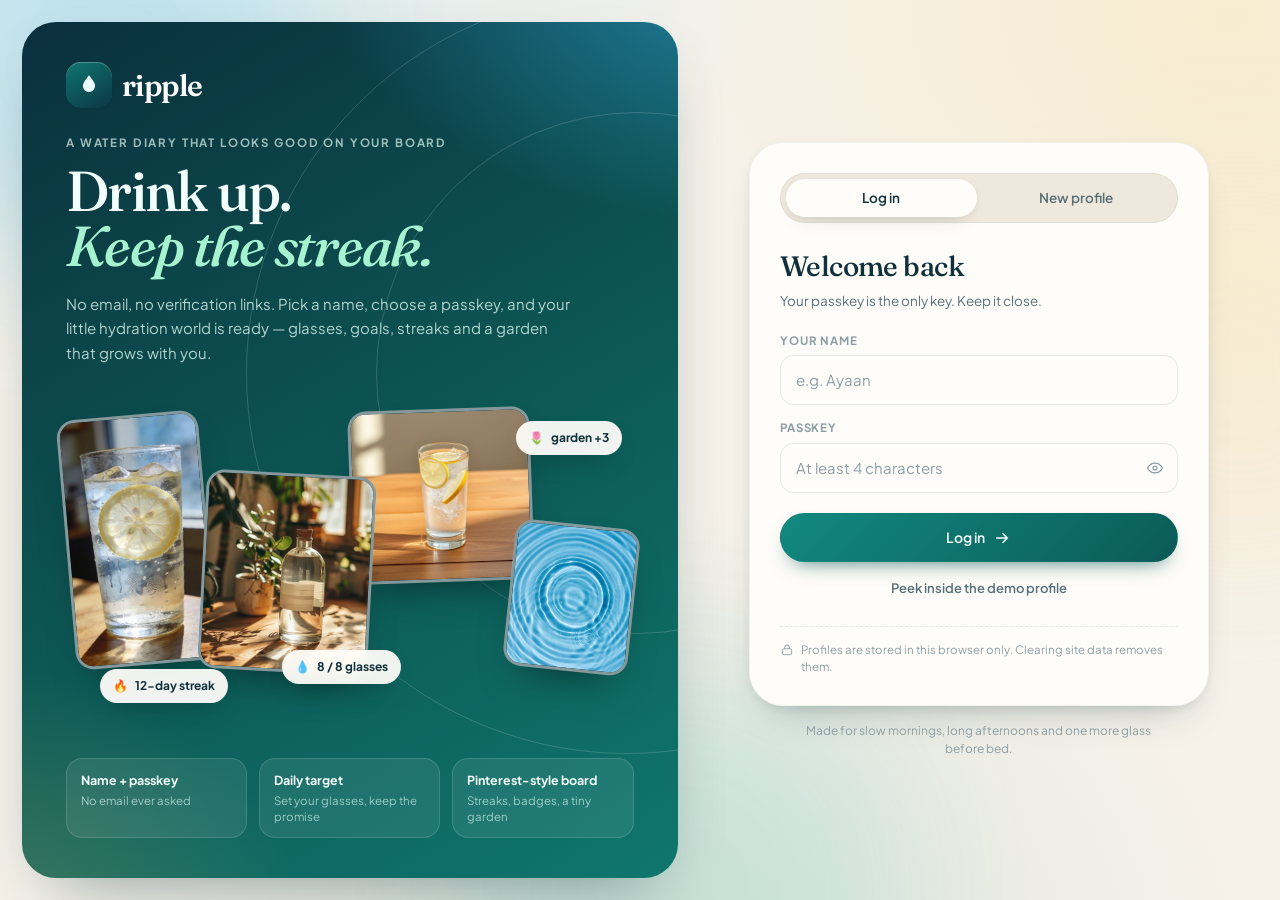
<file: index.html>
<!DOCTYPE html>
<html lang="en" data-theme="light">
<head>
  <meta charset="UTF-8" />
  <meta name="viewport" content="width=device-width, initial-scale=1.0" />
  <title>Ripple — your daily water diary</title>
  <meta name="description" content="Ripple is a calm, Pinterest-style water tracker. Create a profile with just a name and a passkey, log every glass, and keep your streak alive." />
  <meta name="theme-color" content="#f6f2ea" />
  <link rel="icon" href="data:image/svg+xml,%3Csvg xmlns='http://www.w3.org/2000/svg' viewBox='0 0 32 32'%3E%3Cdefs%3E%3ClinearGradient id='g' x1='0' y1='0' x2='1' y2='1'%3E%3Cstop stop-color='%2338bdf8'/%3E%3Cstop offset='1' stop-color='%23047857'/%3E%3C/linearGradient%3E%3C/defs%3E%3Crect width='32' height='32' rx='9' fill='%230b2b3c'/%3E%3Cpath d='M16 5c4.5 5.7 7 9.2 7 12.4A7 7 0 0 1 9 17.4C9 14.2 11.5 10.7 16 5Z' fill='url(%23g)'/%3E%3C/svg%3E" />
  <link rel="preconnect" href="https://fonts.googleapis.com" />
  <link rel="preconnect" href="https://fonts.gstatic.com" crossorigin />
  <link href="https://fonts.googleapis.com/css2?family=Fraunces:ital,opsz,wght@0,9..144,400..700;1,9..144,400..700&family=Plus+Jakarta+Sans:wght@400;500;600;700;800&display=swap" rel="stylesheet" />
  <link rel="stylesheet" href="assets/css/styles.css" />
</head>
<body>
  <div class="page-glow" aria-hidden="true">
    <span class="glow glow-a"></span>
    <span class="glow glow-b"></span>
    <span class="glow glow-c"></span>
  </div>

  <!-- ============================ AUTH ============================ -->
  <div class="auth" id="authView">
    <section class="auth-art">
      <div class="brand brand-lg">
        <span class="brand-mark" aria-hidden="true">
          <svg viewBox="0 0 32 32" width="26" height="26"><path d="M16 4c4.8 6.1 7.5 9.8 7.5 13.2a7.5 7.5 0 1 1-15 0C8.5 13.8 11.2 10.1 16 4Z" fill="currentColor"/></svg>
        </span>
        <span class="brand-word">ripple</span>
      </div>

      <div class="auth-copy">
        <p class="eyebrow">A water diary that looks good on your board</p>
        <h1>Drink up.<br /><em>Keep the streak.</em></h1>
        <p class="auth-lede">
          No email, no verification links. Pick a name, choose a passkey, and your little
          hydration world is ready — glasses, goals, streaks and a garden that grows with you.
        </p>
      </div>

      <div class="collage" aria-hidden="true">
        <figure class="collage-item c1"><img src="assets/img/lemon-tall.jpg" alt="" loading="lazy" /></figure>
        <figure class="collage-item c2"><img src="assets/img/bottle-plants.jpg" alt="" loading="lazy" /></figure>
        <figure class="collage-item c3"><img src="assets/img/lemon-glass.jpg" alt="" loading="lazy" /></figure>
        <figure class="collage-item c4"><img src="assets/img/ripple.jpg" alt="" loading="lazy" /></figure>
        <div class="collage-chip chip-streak"><span>🔥</span> 12-day streak</div>
        <div class="collage-chip chip-goal"><span>💧</span> 8 / 8 glasses</div>
        <div class="collage-chip chip-grow"><span>🌷</span> garden +3</div>
      </div>

      <ul class="auth-points">
        <li><strong>Name + passkey</strong><span>No email ever asked</span></li>
        <li><strong>Daily target</strong><span>Set your glasses, keep the promise</span></li>
        <li><strong>Pinterest-style board</strong><span>Streaks, badges, a tiny garden</span></li>
      </ul>
    </section>

    <section class="auth-panel">
      <div class="auth-card">
        <div class="segmented" role="tablist" aria-label="Log in or create a profile">
          <button type="button" class="seg-btn is-active" data-mode="login" role="tab" aria-selected="true">Log in</button>
          <button type="button" class="seg-btn" data-mode="signup" role="tab" aria-selected="false">New profile</button>
          <span class="seg-thumb" aria-hidden="true"></span>
        </div>

        <form id="authForm" novalidate>
          <h2 id="authTitle">Welcome back</h2>
          <p class="auth-sub" id="authSub">Your passkey is the only key. Keep it close.</p>

          <label class="field">
            <span class="field-label">Your name</span>
            <input id="nameInput" name="name" type="text" autocomplete="username" placeholder="e.g. Ayaan" maxlength="24" required />
          </label>

          <label class="field">
            <span class="field-label">Passkey</span>
            <span class="field-with-action">
              <input id="passInput" name="passkey" type="password" autocomplete="current-password" placeholder="At least 4 characters" maxlength="64" required />
              <button type="button" class="eye" id="eyeBtn" aria-label="Show passkey" aria-pressed="false">
                <svg viewBox="0 0 24 24" width="18" height="18" fill="none" stroke="currentColor" stroke-width="1.7"><path d="M2 12s3.6-6.5 10-6.5S22 12 22 12s-3.6 6.5-10 6.5S2 12 2 12Z"/><circle cx="12" cy="12" r="2.6"/></svg>
              </button>
            </span>
          </label>

          <div id="signupFields" hidden>
            <label class="field">
              <span class="field-label">Confirm passkey</span>
              <input id="passConfirmInput" type="password" autocomplete="new-password" placeholder="Type it again" maxlength="64" />
            </label>

            <div class="signup-grid">
              <div class="mini-field">
                <span class="field-label">Daily target</span>
                <div class="stepper" data-stepper="target">
                  <button type="button" data-step="-1" aria-label="Fewer glasses">−</button>
                  <output id="targetOut">8 glasses</output>
                  <button type="button" data-step="1" aria-label="More glasses">+</button>
                </div>
              </div>
              <div class="mini-field">
                <span class="field-label">Glass size</span>
                <select id="glassSelect" class="select">
                  <option value="200">200 ml · small</option>
                  <option value="250" selected>250 ml · classic</option>
                  <option value="300">300 ml · tumbler</option>
                  <option value="400">400 ml · big</option>
                </select>
              </div>
            </div>
          </div>

          <p class="form-error" id="authError" role="alert" hidden></p>

          <button class="btn btn-primary btn-block" type="submit" id="authSubmit">
            <span>Log in</span>
            <svg viewBox="0 0 24 24" width="18" height="18" fill="none" stroke="currentColor" stroke-width="2" stroke-linecap="round"><path d="M5 12h13M13 6l6 6-6 6"/></svg>
          </button>

          <button type="button" class="btn btn-quiet btn-block" id="demoBtn">Peek inside the demo profile</button>

          <p class="fineprint">
            <svg viewBox="0 0 24 24" width="14" height="14" fill="none" stroke="currentColor" stroke-width="1.6"><rect x="4" y="10" width="16" height="10" rx="2.5"/><path d="M8 10V7.5a4 4 0 0 1 8 0V10"/></svg>
            Profiles are stored in this browser only. Clearing site data removes them.
          </p>
        </form>
      </div>
      <p class="auth-note">Made for slow mornings, long afternoons and one more glass before bed.</p>
    </section>
  </div>

  <!-- ============================ APP ============================ -->
  <div id="appView" class="app" hidden>
    <header class="topbar">
      <div class="brand">
        <span class="brand-mark" aria-hidden="true">
          <svg viewBox="0 0 32 32" width="22" height="22"><path d="M16 4c4.8 6.1 7.5 9.8 7.5 13.2a7.5 7.5 0 1 1-15 0C8.5 13.8 11.2 10.1 16 4Z" fill="currentColor"/></svg>
        </span>
        <span class="brand-word">ripple</span>
      </div>

      <div class="search" role="search">
        <svg viewBox="0 0 24 24" width="18" height="18" fill="none" stroke="currentColor" stroke-width="1.8"><circle cx="11" cy="11" r="6.5"/><path d="m16 16 4.5 4.5"/></svg>
        <input id="searchInput" type="search" placeholder="Search your board — streaks, badges, tips…" aria-label="Search your board" />
        <kbd>/</kbd>
      </div>

      <div class="topbar-actions">
        <button class="icon-btn" id="soundBtn" title="Toggle sound" aria-label="Toggle sound">
          <span id="soundIcon">🔊</span>
        </button>
        <button class="icon-btn" id="themeBtn" title="Toggle theme" aria-label="Toggle dark mode">
          <span id="themeIcon">☾</span>
        </button>
        <button class="avatar-btn" id="profileBtn" aria-label="Open profile settings">
          <span class="avatar" id="topAvatar">🫧</span>
        </button>
      </div>
    </header>

    <main class="wrap">
      <section class="greeting">
        <div>
          <p class="eyebrow" id="todayLabel">Thursday, 20 November</p>
          <h1 class="greet-title" id="greetTitle">Good afternoon, <em>Ayaan</em></h1>
          <p class="greet-sub" id="greetSub">Two glasses in. Your board is looking thirsty.</p>
        </div>
        <div class="greeting-actions">
          <button class="btn btn-ghost" id="settingsBtn">
            <svg viewBox="0 0 24 24" width="16" height="16" fill="none" stroke="currentColor" stroke-width="1.7"><circle cx="12" cy="12" r="3.2"/><path d="M12 3v2.2M12 18.8V21M21 12h-2.2M5.2 12H3M18.4 5.6l-1.6 1.6M7.2 16.8l-1.6 1.6M18.4 18.4l-1.6-1.6M7.2 7.2 5.6 5.6"/></svg>
            Customize
          </button>
          <button class="btn btn-ghost" id="logoutBtn">
            <svg viewBox="0 0 24 24" width="16" height="16" fill="none" stroke="currentColor" stroke-width="1.7"><path d="M14 5H7a2 2 0 0 0-2 2v10a2 2 0 0 0 2 2h7M17 8.5 20.5 12 17 15.5M20.5 12H10"/></svg>
            Log out
          </button>
        </div>
      </section>

      <section id="hero" class="hero" aria-label="Today's progress"></section>

      <div class="chips" id="chips" role="tablist" aria-label="Filter the board">
        <button class="chip is-active" data-filter="all" role="tab" aria-selected="true">Everything</button>
        <button class="chip" data-filter="today" role="tab" aria-selected="false">Today</button>
        <button class="chip" data-filter="trends" role="tab" aria-selected="false">Trends</button>
        <button class="chip" data-filter="streak" role="tab" aria-selected="false">Streaks</button>
        <button class="chip" data-filter="fun" role="tab" aria-selected="false">Fun</button>
        <button class="chip" data-filter="photos" role="tab" aria-selected="false">Moodboard</button>
        <button class="chip" data-filter="saved" role="tab" aria-selected="false">Saved</button>
      </div>

      <section class="board" id="board" aria-live="polite"></section>
      <div class="board-empty" id="boardEmpty" hidden>
        <span>🫧</span>
        <h3>No pins match that</h3>
        <p>Try another word, or clear the search to see your whole board.</p>
      </div>

      <footer class="site-foot">
        <span>ripple · a tiny water diary</span>
        <span class="foot-dot">•</span>
        <span id="footTotal">0 glasses logged</span>
        <span class="foot-dot">•</span>
        <button class="linklike" id="exportBtn">Export my data</button>
      </footer>
    </main>
  </div>

  <div id="modalRoot"></div>
  <div id="toastRoot" class="toast-root" aria-live="polite"></div>
  <canvas id="confetti" class="confetti" aria-hidden="true"></canvas>

  <script type="module" src="assets/js/app.js"></script>
</body>
</html>
</file>
<file: assets/css/styles.css>
/* ==========================================================================
   Ripple — water diary
   A warm, Pinterest-flavoured design system.
   ========================================================================== */

:root {
  --cream: #f6f2ea;
  --cream-2: #efe9dd;
  --paper: #fffdf9;
  --ink: #10303b;
  --ink-soft: #587079;
  --ink-faint: #8b9ea5;
  --line: rgba(16, 48, 59, 0.10);
  --line-soft: rgba(16, 48, 59, 0.06);

  --teal: #0f766e;
  --teal-deep: #0b5b57;
  --sky: #38bdf8;
  --sky-deep: #0284c7;
  --mint: #d9f2e9;
  --lilac: #eae4ff;
  --blush: #ffe6dd;
  --butter: #fff0c9;
  --coral: #f9755a;
  --sun: #f4b942;
  --track: #e7edee;

  --shadow-xs: 0 1px 2px rgba(16, 48, 59, 0.06);
  --shadow-sm: 0 2px 6px rgba(16, 48, 59, 0.06), 0 10px 22px -14px rgba(16, 48, 59, 0.28);
  --shadow-md: 0 3px 10px rgba(16, 48, 59, 0.07), 0 22px 40px -24px rgba(16, 48, 59, 0.35);
  --shadow-lg: 0 30px 70px -30px rgba(9, 40, 50, 0.45);

  --r-sm: 14px;
  --r-md: 20px;
  --r-lg: 28px;
  --r-xl: 34px;

  --font-display: "Fraunces", "Iowan Old Style", Georgia, serif;
  --font-body: "Plus Jakarta Sans", -apple-system, BlinkMacSystemFont, "Segoe UI", sans-serif;

  --hero-grad: linear-gradient(115deg, rgba(56, 189, 248, 0.16), rgba(15, 118, 110, 0.10) 55%, rgba(255, 209, 102, 0.16));
}

[data-theme="dark"] {
  --cream: #08161c;
  --cream-2: #0b1d24;
  --paper: #102530;
  --ink: #eaf6f7;
  --ink-soft: #a3bcc4;
  --ink-faint: #7c98a1;
  --line: rgba(234, 246, 247, 0.12);
  --line-soft: rgba(234, 246, 247, 0.07);

  --teal: #5eead4;
  --teal-deep: #2dd4bf;
  --mint: #10322e;
  --lilac: #211f39;
  --blush: #32201d;
  --butter: #332a17;
  --track: #1b3540;

  --shadow-xs: 0 1px 2px rgba(0, 0, 0, 0.3);
  --shadow-sm: 0 2px 6px rgba(0, 0, 0, 0.3), 0 10px 22px -14px rgba(0, 0, 0, 0.6);
  --shadow-md: 0 3px 10px rgba(0, 0, 0, 0.3), 0 22px 40px -24px rgba(0, 0, 0, 0.7);
  --shadow-lg: 0 30px 70px -30px rgba(0, 0, 0, 0.8);

  --hero-grad: linear-gradient(115deg, rgba(56, 189, 248, 0.14), rgba(15, 118, 110, 0.22) 55%, rgba(255, 209, 102, 0.10));
}

* { box-sizing: border-box; }

/* the hidden attribute must win over component display rules */
[hidden] { display: none !important; }

html { -webkit-text-size-adjust: 100%; }

body {
  margin: 0;
  min-height: 100vh;
  font-family: var(--font-body);
  color: var(--ink);
  background: var(--cream);
  font-size: 15px;
  line-height: 1.5;
  -webkit-font-smoothing: antialiased;
  text-rendering: optimizeLegibility;
}

body::before {
  content: "";
  position: fixed;
  inset: 0;
  z-index: -2;
  background:
    radial-gradient(1100px 620px at 8% -6%, rgba(56, 189, 248, 0.16), transparent 65%),
    radial-gradient(900px 620px at 96% 2%, rgba(255, 209, 102, 0.20), transparent 62%),
    radial-gradient(900px 700px at 50% 108%, rgba(15, 118, 110, 0.12), transparent 68%),
    var(--cream);
  pointer-events: none;
}

[data-theme="dark"] body::before {
  background:
    radial-gradient(1100px 620px at 8% -6%, rgba(56, 189, 248, 0.18), transparent 65%),
    radial-gradient(900px 620px at 96% 2%, rgba(45, 212, 191, 0.10), transparent 62%),
    radial-gradient(900px 700px at 50% 108%, rgba(56, 189, 248, 0.10), transparent 68%),
    var(--cream);
}

h1, h2, h3, h4, p, ul, figure { margin: 0; }
ul { padding: 0; list-style: none; }
img { max-width: 100%; display: block; }
button { font: inherit; color: inherit; cursor: pointer; }
input, select, textarea { font: inherit; color: inherit; }
a { color: inherit; }

::selection { background: rgba(56, 189, 248, 0.28); }

:focus-visible {
  outline: 2.5px solid var(--sky-deep);
  outline-offset: 2px;
  border-radius: 6px;
}

/* floating background glows */
.page-glow { position: fixed; inset: 0; z-index: -1; overflow: hidden; pointer-events: none; }
.glow { position: absolute; border-radius: 50%; filter: blur(70px); opacity: 0.5; }
.glow-a { width: 420px; height: 420px; top: -140px; left: -100px; background: rgba(56, 189, 248, 0.35); }
.glow-b { width: 380px; height: 380px; top: 20%; right: -150px; background: rgba(255, 209, 102, 0.30); }
.glow-c { width: 460px; height: 460px; bottom: -220px; left: 35%; background: rgba(20, 184, 166, 0.22); }
[data-theme="dark"] .glow { opacity: 0.22; }

/* ==========================================================================
   Shared atoms
   ========================================================================== */

.brand { display: inline-flex; align-items: center; gap: 10px; }
.brand-mark {
  display: grid;
  place-items: center;
  width: 38px;
  height: 38px;
  border-radius: 12px;
  color: #eafffb;
  background: linear-gradient(150deg, #0f766e, #0b3644);
  box-shadow: inset 0 1px 0 rgba(255, 255, 255, 0.25), var(--shadow-xs);
  flex: none;
}
.brand-word {
  font-family: var(--font-display);
  font-size: 24px;
  font-weight: 600;
  letter-spacing: -0.02em;
}
.brand-lg .brand-mark { width: 46px; height: 46px; border-radius: 15px; }
.brand-lg .brand-word { font-size: 30px; color: #fff; }

.eyebrow {
  font-size: 11.5px;
  font-weight: 700;
  letter-spacing: 0.16em;
  text-transform: uppercase;
  color: var(--ink-faint);
}

.btn {
  display: inline-flex;
  align-items: center;
  justify-content: center;
  gap: 8px;
  padding: 11px 18px;
  border-radius: 999px;
  border: 1px solid transparent;
  background: transparent;
  font-weight: 600;
  font-size: 14px;
  transition: transform 0.16s ease, box-shadow 0.2s ease, background 0.2s ease, border-color 0.2s ease;
  white-space: nowrap;
}
.btn:active { transform: translateY(1px) scale(0.995); }
.btn-primary {
  background: linear-gradient(135deg, #12897f, #0b5b57);
  color: #f4fffd;
  box-shadow: 0 10px 22px -12px rgba(11, 91, 87, 0.9);
}
.btn-primary:hover { box-shadow: 0 16px 28px -14px rgba(11, 91, 87, 0.95); transform: translateY(-1px); }
[data-theme="dark"] .btn-primary { background: linear-gradient(135deg, #2dd4bf, #0d9488); color: #06231f; }
.btn-ghost {
  border-color: var(--line);
  background: color-mix(in srgb, var(--paper) 70%, transparent);
  color: var(--ink-soft);
}
.btn-ghost:hover { border-color: var(--ink-faint); color: var(--ink); background: var(--paper); }
.btn-quiet { color: var(--ink-soft); padding: 10px; }
.btn-quiet:hover { color: var(--ink); background: var(--line-soft); }
.btn-block { width: 100%; }
.btn-danger { background: #b4362a; color: #fff; }
.btn-danger:hover { background: #a02f24; }

.linklike {
  background: none;
  border: 0;
  padding: 0;
  color: var(--ink-soft);
  text-decoration: underline;
  text-underline-offset: 3px;
  text-decoration-thickness: 1px;
  font-size: inherit;
}
.linklike:hover { color: var(--ink); }

.pill {
  display: inline-flex;
  align-items: center;
  gap: 7px;
  padding: 6px 12px;
  border-radius: 999px;
  font-size: 12px;
  font-weight: 700;
  background: var(--mint);
  color: var(--teal-deep);
}
[data-theme="dark"] .pill { background: rgba(45, 212, 191, 0.14); color: #99f6e4; }
.pill-warm { background: var(--butter); color: #8a5a06; }
[data-theme="dark"] .pill-warm { background: rgba(244, 185, 66, 0.16); color: #fcd77f; }
.pill-coral { background: var(--blush); color: #a93a22; }
[data-theme="dark"] .pill-coral { background: rgba(249, 117, 90, 0.16); color: #ffa48d; }

/* ==========================================================================
   Auth
   ========================================================================== */

.auth {
  display: grid;
  grid-template-columns: minmax(0, 1.08fr) minmax(420px, 0.92fr);
  gap: 22px;
  padding: 22px;
  min-height: 100vh;
  align-items: stretch;
}

.auth-art {
  position: relative;
  overflow: hidden;
  border-radius: var(--r-xl);
  padding: 40px 44px;
  display: flex;
  flex-direction: column;
  gap: 26px;
  color: #f2fffc;
  background:
    radial-gradient(700px 460px at 110% -10%, rgba(56, 189, 248, 0.55), transparent 62%),
    radial-gradient(600px 500px at -10% 110%, rgba(255, 209, 102, 0.24), transparent 60%),
    linear-gradient(150deg, #0a2f3c 0%, #0d5b57 58%, #0f766e 100%);
  box-shadow: var(--shadow-lg);
}
.auth-art::before,
.auth-art::after {
  content: "";
  position: absolute;
  border-radius: 50%;
  border: 1px solid rgba(255, 255, 255, 0.16);
  pointer-events: none;
}
.auth-art::before { width: 520px; height: 520px; right: -220px; top: 90px; }
.auth-art::after { width: 760px; height: 760px; right: -330px; top: -30px; }

.auth-copy { position: relative; z-index: 1; }
.auth-copy .eyebrow { color: rgba(234, 255, 251, 0.66); }
.auth-copy h1 {
  font-family: var(--font-display);
  font-size: clamp(42px, 4.4vw, 66px);
  line-height: 0.98;
  font-weight: 500;
  letter-spacing: -0.03em;
  margin: 12px 0 18px;
}
.auth-copy h1 em { font-style: italic; color: #a7f3d0; }
.auth-lede {
  max-width: 46ch;
  color: rgba(230, 255, 250, 0.76);
  font-size: 15px;
  line-height: 1.65;
}

.collage { position: relative; height: 260px; margin: 4px 0 8px; flex: 1 1 auto; min-height: 210px; }
.collage-item {
  position: absolute;
  overflow: hidden;
  border-radius: 18px;
  border: 3px solid rgba(255, 255, 255, 0.5);
  box-shadow: 0 20px 40px -20px rgba(0, 0, 0, 0.55);
  background: #0b3038;
}
.collage-item img { width: 100%; height: 100%; object-fit: cover; }
.c1 { width: 25%; height: 78%; left: 0; top: 6%; transform: rotate(-5deg); }
.c2 { width: 30%; height: 62%; left: 24%; top: 24%; transform: rotate(3deg); z-index: 2; }
.c3 { width: 32%; height: 54%; left: 50%; top: 4%; transform: rotate(-2deg); }
.c4 { width: 22%; height: 46%; right: 0; top: 40%; transform: rotate(6deg); }
.collage-chip {
  position: absolute;
  z-index: 3;
  display: inline-flex;
  align-items: center;
  gap: 7px;
  padding: 8px 13px;
  border-radius: 999px;
  font-size: 12px;
  font-weight: 700;
  background: rgba(255, 253, 249, 0.94);
  color: #10303b;
  box-shadow: 0 12px 26px -14px rgba(0, 0, 0, 0.7);
  backdrop-filter: blur(6px);
}
.chip-streak { left: 6%; bottom: 4%; animation: floaty 7s ease-in-out infinite; }
.chip-goal { left: 38%; bottom: 10%; animation: floaty 8.5s ease-in-out infinite 0.6s; }
.chip-grow { right: 2%; top: 8%; animation: floaty 9s ease-in-out infinite 1.2s; }

@keyframes floaty {
  0%, 100% { transform: translateY(0); }
  50% { transform: translateY(-7px); }
}

.auth-points {
  position: relative;
  z-index: 1;
  display: grid;
  grid-template-columns: repeat(3, minmax(0, 1fr));
  gap: 12px;
  padding-top: 8px;
}
.auth-points li {
  display: flex;
  flex-direction: column;
  gap: 3px;
  padding: 12px 14px;
  border-radius: 16px;
  background: rgba(255, 255, 255, 0.08);
  border: 1px solid rgba(255, 255, 255, 0.14);
}
.auth-points strong { font-size: 12.5px; }
.auth-points span { font-size: 11.5px; color: rgba(230, 255, 250, 0.64); line-height: 1.4; }

.auth-panel {
  display: flex;
  flex-direction: column;
  align-items: center;
  justify-content: center;
  gap: 16px;
  padding: 20px;
}

.auth-card {
  width: 100%;
  max-width: 460px;
  background: var(--paper);
  border: 1px solid var(--line-soft);
  border-radius: var(--r-xl);
  padding: 30px;
  box-shadow: var(--shadow-md);
}
.auth-card h2 {
  font-family: var(--font-display);
  font-size: 28px;
  font-weight: 500;
  letter-spacing: -0.02em;
  margin: 22px 0 4px;
}
.auth-sub { font-size: 13.5px; color: var(--ink-soft); margin-bottom: 20px; }

.segmented {
  position: relative;
  display: grid;
  grid-template-columns: 1fr 1fr;
  padding: 5px;
  gap: 4px;
  border-radius: 999px;
  background: var(--cream-2);
  border: 1px solid var(--line-soft);
}
.seg-btn {
  position: relative;
  z-index: 1;
  border: 0;
  background: transparent;
  padding: 9px 12px;
  border-radius: 999px;
  font-size: 13.5px;
  font-weight: 600;
  color: var(--ink-soft);
  transition: color 0.2s ease;
}
.seg-btn.is-active { color: var(--ink); }
.seg-thumb {
  position: absolute;
  z-index: 0;
  top: 5px;
  bottom: 5px;
  left: 5px;
  width: calc(50% - 7px);
  border-radius: 999px;
  background: var(--paper);
  box-shadow: var(--shadow-sm);
  transition: transform 0.28s cubic-bezier(0.32, 0.72, 0.3, 1);
}
.segmented[data-mode="signup"] .seg-thumb { transform: translateX(calc(100% + 4px)); }

.field { display: block; margin-bottom: 14px; }
.field-label {
  display: block;
  font-size: 11.5px;
  font-weight: 700;
  letter-spacing: 0.08em;
  text-transform: uppercase;
  color: var(--ink-faint);
  margin-bottom: 6px;
}
.field input,
.select {
  width: 100%;
  padding: 13px 15px;
  border-radius: var(--r-sm);
  border: 1.5px solid var(--line);
  background: var(--paper);
  color: var(--ink);
  transition: border-color 0.18s ease, box-shadow 0.18s ease, background 0.18s ease;
  font-size: 15px;
}
.field input::placeholder { color: var(--ink-faint); }
.field input:focus,
.select:focus {
  outline: none;
  border-color: var(--sky-deep);
  box-shadow: 0 0 0 4px rgba(56, 189, 248, 0.16);
}
[data-theme="dark"] .field input:focus,
[data-theme="dark"] .select:focus { box-shadow: 0 0 0 4px rgba(45, 212, 191, 0.18); }
.field-with-action { position: relative; display: block; }
.field-with-action input { padding-right: 48px; }
.eye {
  position: absolute;
  right: 6px;
  top: 50%;
  transform: translateY(-50%);
  width: 34px;
  height: 34px;
  display: grid;
  place-items: center;
  border: 0;
  border-radius: 50%;
  background: transparent;
  color: var(--ink-faint);
}
.eye:hover { background: var(--line-soft); color: var(--ink); }
.eye[aria-pressed="true"] { color: var(--sky-deep); }

#signupFields { animation: slideDown 0.3s ease both; }
@keyframes slideDown {
  from { opacity: 0; transform: translateY(-6px); }
  to { opacity: 1; transform: none; }
}

.signup-grid { display: grid; grid-template-columns: 1fr 1fr; gap: 12px; margin-bottom: 14px; }
.mini-field .field-label { margin-bottom: 6px; }
.stepper {
  display: flex;
  align-items: center;
  justify-content: space-between;
  gap: 6px;
  border: 1.5px solid var(--line);
  border-radius: var(--r-sm);
  padding: 5px;
  background: var(--paper);
}
.stepper button {
  width: 30px;
  height: 30px;
  border-radius: 9px;
  border: 0;
  background: var(--cream-2);
  font-size: 16px;
  font-weight: 700;
  display: grid;
  place-items: center;
  color: var(--ink-soft);
  transition: background 0.16s ease;
}
.stepper button:hover { background: var(--mint); color: var(--teal-deep); }
.stepper output { font-size: 12.5px; font-weight: 700; }

.form-error {
  display: flex;
  gap: 8px;
  align-items: flex-start;
  font-size: 12.5px;
  font-weight: 600;
  color: #b4362a;
  background: #fdecea;
  border: 1px solid #f7cfc9;
  border-radius: 12px;
  padding: 9px 12px;
  margin: 0 0 12px;
  animation: shake 0.35s ease;
}
[data-theme="dark"] .form-error { background: rgba(180, 54, 42, 0.18); border-color: rgba(249, 117, 90, 0.35); color: #ffb4a4; }
@keyframes shake {
  0%, 100% { transform: translateX(0); }
  25% { transform: translateX(-4px); }
  75% { transform: translateX(4px); }
}

#authSubmit { margin-top: 6px; padding: 13px 18px; }
#demoBtn { margin-top: 6px; font-size: 13px; }

.fineprint {
  display: flex;
  gap: 7px;
  align-items: flex-start;
  margin-top: 16px;
  padding-top: 14px;
  border-top: 1px dashed var(--line);
  font-size: 11.5px;
  line-height: 1.5;
  color: var(--ink-faint);
}
.fineprint svg { flex: none; margin-top: 2px; }
.auth-note { max-width: 40ch; text-align: center; font-size: 12px; color: var(--ink-faint); }

/* ==========================================================================
   App shell
   ========================================================================== */

.topbar {
  position: sticky;
  top: 0;
  z-index: 40;
  display: flex;
  align-items: center;
  gap: 22px;
  padding: 12px 30px;
  background: color-mix(in srgb, var(--cream) 82%, transparent);
  backdrop-filter: saturate(1.4) blur(18px);
  border-bottom: 1px solid var(--line-soft);
}
.topbar .brand { flex: none; }
.topbar .brand-word { font-size: 22px; }

.search {
  flex: 1 1 auto;
  max-width: 560px;
  margin: 0 auto;
  display: flex;
  align-items: center;
  gap: 10px;
  padding: 10px 14px;
  border-radius: 999px;
  background: var(--paper);
  border: 1.5px solid var(--line);
  color: var(--ink-faint);
  transition: border-color 0.18s ease, box-shadow 0.18s ease;
}
.search:focus-within { border-color: var(--sky-deep); box-shadow: 0 0 0 4px rgba(56, 189, 248, 0.13); }
.search input {
  flex: 1;
  border: 0;
  background: transparent;
  outline: none;
  font-size: 13.5px;
  min-width: 0;
  color: var(--ink);
}
.search input::placeholder { color: var(--ink-faint); }
.search kbd {
  font-family: var(--font-body);
  font-size: 11px;
  font-weight: 700;
  color: var(--ink-faint);
  border: 1px solid var(--line);
  border-bottom-width: 2px;
  border-radius: 6px;
  padding: 1px 6px;
  flex: none;
}

.topbar-actions { display: flex; align-items: center; gap: 8px; flex: none; }
.icon-btn {
  width: 38px;
  height: 38px;
  display: grid;
  place-items: center;
  border-radius: 50%;
  border: 1px solid var(--line);
  background: var(--paper);
  font-size: 15px;
  transition: transform 0.16s ease, background 0.2s ease;
}
.icon-btn:hover { transform: translateY(-1px); background: var(--cream-2); }
.icon-btn.is-off { opacity: 0.5; }
.avatar-btn { border: 0; background: none; padding: 0; border-radius: 50%; }
.avatar {
  width: 40px;
  height: 40px;
  border-radius: 50%;
  display: grid;
  place-items: center;
  font-size: 19px;
  background: linear-gradient(145deg, var(--av-a, #bae6fd), var(--av-b, #0f766e));
  box-shadow: inset 0 0 0 2px rgba(255, 255, 255, 0.5), var(--shadow-xs);
  transition: transform 0.16s ease;
}
.avatar-btn:hover .avatar { transform: scale(1.05); }

.wrap {
  width: min(1440px, 100%);
  margin: 0 auto;
  padding: 26px 30px 48px;
}

/* greeting */
.greeting {
  display: flex;
  align-items: flex-end;
  justify-content: space-between;
  gap: 20px;
  margin-bottom: 20px;
  flex-wrap: wrap;
}
.greet-title {
  font-family: var(--font-display);
  font-size: clamp(28px, 3vw, 40px);
  font-weight: 500;
  letter-spacing: -0.025em;
  line-height: 1.1;
  margin-top: 4px;
}
.greet-title em {
  font-style: italic;
  background: linear-gradient(100deg, #0f766e, #0284c7 70%);
  -webkit-background-clip: text;
  background-clip: text;
  color: transparent;
}
[data-theme="dark"] .greet-title em { background: linear-gradient(100deg, #5eead4, #7dd3fc 70%); -webkit-background-clip: text; background-clip: text; }
.greet-sub { color: var(--ink-soft); font-size: 13.5px; margin-top: 6px; }
.greeting-actions { display: flex; gap: 8px; }

/* ==========================================================================
   Hero
   ========================================================================== */

.hero-card {
  position: relative;
  overflow: hidden;
  display: grid;
  grid-template-columns: minmax(0, 1fr) minmax(260px, 340px);
  gap: 24px;
  padding: 30px 34px;
  border-radius: var(--r-xl);
  background: var(--paper);
  border: 1px solid var(--line-soft);
  box-shadow: var(--shadow-md);
  margin-bottom: 22px;
}
.hero-card::before {
  content: "";
  position: absolute;
  inset: 0;
  background: var(--hero-grad);
  pointer-events: none;
}
.hero-left { position: relative; z-index: 1; min-width: 0; }
.hero-status { margin-bottom: 14px; }
.hero-status .dot {
  width: 6px;
  height: 6px;
  border-radius: 50%;
  background: currentColor;
  box-shadow: 0 0 0 3px color-mix(in srgb, currentColor 22%, transparent);
}
.hero-count {
  font-family: var(--font-display);
  font-size: clamp(44px, 5vw, 70px);
  font-weight: 500;
  line-height: 0.9;
  letter-spacing: -0.035em;
  display: flex;
  align-items: baseline;
  gap: 10px;
  flex-wrap: wrap;
  margin: 2px 0 10px;
}
.hero-count b { font-weight: 500; }
.hero-count span { font-family: var(--font-body); font-size: 15px; font-weight: 600; color: var(--ink-soft); letter-spacing: 0; }
.hero-sub { color: var(--ink-soft); font-size: 14px; max-width: 48ch; }
.hero-sub strong { color: var(--ink); }

.quick-add {
  display: grid;
  grid-template-columns: repeat(3, minmax(0, 1fr)) auto;
  gap: 10px;
  margin: 20px 0 14px;
}
.qbtn {
  display: flex;
  flex-direction: column;
  align-items: flex-start;
  gap: 2px;
  padding: 11px 14px;
  border-radius: 16px;
  border: 1.5px solid var(--line);
  background: var(--paper);
  color: var(--ink);
  text-align: left;
  transition: transform 0.16s ease, border-color 0.18s ease, box-shadow 0.18s ease, background 0.18s ease;
}
.qbtn .q-icon { font-size: 17px; line-height: 1.2; }
.qbtn .q-amount { font-size: 14px; font-weight: 800; letter-spacing: -0.01em; }
.qbtn .q-label { font-size: 10.5px; color: var(--ink-faint); font-weight: 600; text-transform: uppercase; letter-spacing: 0.06em; }
.qbtn:hover { transform: translateY(-2px); border-color: var(--teal); box-shadow: var(--shadow-sm); background: var(--mint); }
.qbtn-primary {
  border-color: transparent;
  background: linear-gradient(135deg, #0f766e, #115e59);
  color: #f0fffd;
  box-shadow: 0 12px 24px -14px rgba(11, 91, 87, 0.9);
}
.qbtn-primary .q-label { color: rgba(240, 255, 253, 0.7); }
.qbtn-primary:hover { background: linear-gradient(135deg, #12897f, #0b5b57); border-color: transparent; }
.qbtn-custom { align-items: center; justify-content: center; padding: 11px 16px; }
.qbtn-custom .q-amount { font-size: 13px; }

.hero-meta {
  display: flex;
  align-items: center;
  gap: 14px;
  flex-wrap: wrap;
  font-size: 12px;
  color: var(--ink-faint);
}
.hero-meta .meta-actions { display: flex; gap: 12px; }
.hero-meta button {
  border: 0;
  background: none;
  padding: 0;
  font-size: 12px;
  font-weight: 600;
  color: var(--ink-soft);
  text-decoration: underline;
  text-underline-offset: 3px;
  text-decoration-style: dotted;
}
.hero-meta button:hover { color: var(--ink); }
.hero-meta button:disabled { opacity: 0.4; cursor: not-allowed; text-decoration: none; }

.hero-stats {
  display: grid;
  grid-template-columns: repeat(3, minmax(0, 1fr));
  gap: 10px;
  margin-top: 20px;
  padding-top: 18px;
  border-top: 1px dashed var(--line);
}
.hero-stat {
  display: flex;
  flex-direction: column;
  gap: 1px;
  min-width: 0;
}
.hero-stat b {
  font-family: var(--font-display);
  font-size: 22px;
  font-weight: 500;
  letter-spacing: -0.02em;
  display: flex;
  align-items: center;
  gap: 5px;
}
.hero-stat span { font-size: 10.5px; font-weight: 700; letter-spacing: 0.09em; text-transform: uppercase; color: var(--ink-faint); }

.hero-visual {
  position: relative;
  z-index: 1;
  display: flex;
  flex-direction: column;
  align-items: center;
  justify-content: center;
  gap: 8px;
  min-height: 260px;
}
.ring-wrap { position: relative; width: 250px; height: 250px; display: grid; place-items: center; }
.ring-wrap svg.ring { position: absolute; inset: 0; width: 100%; height: 100%; transform: rotate(-90deg); }
.ring-track { fill: none; stroke: var(--track); stroke-width: 9; }
.ring-bar {
  fill: none;
  stroke: url(#ringGrad);
  stroke-width: 9;
  stroke-linecap: round;
  transition: stroke-dashoffset 0.9s cubic-bezier(0.22, 1, 0.36, 1);
}
.ring-inner {
  position: absolute;
  inset: 28px;
  border-radius: 50%;
  background: radial-gradient(120% 120% at 30% 10%, rgba(56, 189, 248, 0.16), rgba(15, 118, 110, 0.08) 70%);
  display: grid;
  place-items: center;
}
[data-theme="dark"] .ring-inner { background: radial-gradient(120% 120% at 30% 10%, rgba(56, 189, 248, 0.2), rgba(45, 212, 191, 0.08) 70%); }
.glass-svg { width: 108px; height: auto; filter: drop-shadow(0 12px 18px rgba(3, 105, 161, 0.22)); }
.ring-percent {
  position: absolute;
  right: -4px;
  top: 18px;
  background: var(--paper);
  border: 1px solid var(--line);
  border-radius: 999px;
  padding: 7px 12px;
  font-size: 12.5px;
  font-weight: 800;
  box-shadow: var(--shadow-sm);
}
.ring-percent small { font-weight: 600; color: var(--ink-faint); }
.hero-visual-caption { text-align: center; font-size: 12.5px; color: var(--ink-soft); font-weight: 600; }
.hero-visual-caption b { color: var(--ink); }

.drop {
  position: absolute;
  width: 10px;
  height: 14px;
  border-radius: 50% 50% 50% 50% / 62% 62% 38% 38%;
  background: linear-gradient(160deg, #bae6fd, #0ea5e9);
  opacity: 0.55;
  animation: drip 5.5s ease-in-out infinite;
}
.drop.d1 { left: 6%; top: 26%; animation-delay: 0s; }
.drop.d2 { right: 4%; bottom: 28%; width: 7px; height: 10px; animation-delay: 1.4s; }
.drop.d3 { left: 24%; bottom: 10%; width: 6px; height: 9px; animation-delay: 2.6s; }
@keyframes drip {
  0%, 100% { transform: translateY(0) scale(1); opacity: 0.35; }
  50% { transform: translateY(-9px) scale(1.06); opacity: 0.7; }
}

.celebration {
  position: absolute;
  inset: 0;
  pointer-events: none;
  background: radial-gradient(60% 90% at 70% 40%, rgba(255, 209, 102, 0.22), transparent 70%);
  opacity: 0;
  transition: opacity 0.6s ease;
}
.hero-card.is-complete .celebration { opacity: 1; }

/* ==========================================================================
   Chips + board
   ========================================================================== */

.chips {
  display: flex;
  gap: 8px;
  overflow-x: auto;
  padding: 4px 2px 14px;
  scrollbar-width: none;
  -ms-overflow-style: none;
}
.chips::-webkit-scrollbar { display: none; }
.chip {
  flex: none;
  border: 1.5px solid var(--line);
  background: color-mix(in srgb, var(--paper) 60%, transparent);
  padding: 7px 14px;
  border-radius: 999px;
  font-size: 12.5px;
  font-weight: 700;
  color: var(--ink-soft);
  transition: all 0.18s ease;
}
.chip:hover { border-color: var(--ink-faint); color: var(--ink); }
.chip.is-active {
  background: var(--ink);
  border-color: var(--ink);
  color: var(--paper);
}
[data-theme="dark"] .chip.is-active { background: #e9f6f8; border-color: #e9f6f8; color: #08222a; }

.board { columns: 4; column-gap: 18px; }
@media (max-width: 1320px) { .board { columns: 3; } }
@media (max-width: 1000px) { .board { columns: 2; column-gap: 16px; } }

.pin {
  position: relative;
  display: block;
  break-inside: avoid;
  margin: 0 0 18px;
  background: var(--paper);
  border: 1px solid var(--line-soft);
  border-radius: var(--r-lg);
  box-shadow: var(--shadow-sm);
  overflow: hidden;
  transition: transform 0.2s ease, box-shadow 0.24s ease, opacity 0.2s ease;
  animation: pinIn 0.45s cubic-bezier(0.22, 1, 0.36, 1) both;
}
@keyframes pinIn {
  from { opacity: 0; transform: translateY(10px) scale(0.995); }
  to { opacity: 1; transform: none; }
}
.pin:hover { transform: translateY(-3px); box-shadow: var(--shadow-md); }
.pin[hidden] { display: none; }
.pin-body { padding: 18px; }
.pin-head {
  display: flex;
  align-items: center;
  justify-content: space-between;
  gap: 8px;
  margin-bottom: 12px;
}
.pin-head h3 {
  font-size: 12px;
  font-weight: 800;
  letter-spacing: 0.11em;
  text-transform: uppercase;
  color: var(--ink-faint);
}
.pin-badge {
  font-size: 10.5px;
  font-weight: 800;
  padding: 3px 8px;
  border-radius: 999px;
  background: var(--cream-2);
  color: var(--ink-soft);
  letter-spacing: 0.04em;
  white-space: nowrap;
}
.pin-title {
  font-family: var(--font-display);
  font-size: 22px;
  font-weight: 500;
  letter-spacing: -0.015em;
  line-height: 1.15;
  margin-bottom: 4px;
}
.pin-note { font-size: 12px; color: var(--ink-faint); }

.pin-tinted { background: var(--pin-bg, var(--mint)); border-color: transparent; }
.pin-tinted .pin-head h3 { color: color-mix(in srgb, var(--ink) 55%, transparent); }

/* photo pins */
.pin-photo { background: var(--paper); }
.pin-photo .photo { position: relative; overflow: hidden; background: var(--cream-2); }
.pin-photo .photo img { width: 100%; height: 100%; object-fit: cover; transition: transform 0.6s cubic-bezier(0.22, 1, 0.36, 1); }
.pin-photo:hover .photo img { transform: scale(1.04); }
.pin-photo.landscape .photo { aspect-ratio: 4 / 3; }
.pin-photo.tall .photo { aspect-ratio: 3 / 4.3; }
.pin-photo.square .photo { aspect-ratio: 1 / 1; }
.photo-overlay {
  position: absolute;
  inset: 0;
  display: flex;
  align-items: flex-start;
  justify-content: flex-end;
  padding: 10px;
  background: linear-gradient(200deg, rgba(4, 30, 38, 0.22), transparent 45%);
  opacity: 0;
  transition: opacity 0.22s ease;
}
.pin-photo:hover .photo-overlay,
.pin-photo .photo-overlay:focus-within { opacity: 1; }
.save-btn {
  border: 0;
  border-radius: 999px;
  padding: 8px 13px;
  font-size: 12px;
  font-weight: 800;
  background: rgba(255, 253, 249, 0.95);
  color: #0f766e;
  box-shadow: var(--shadow-sm);
  transition: background 0.18s ease, color 0.18s ease;
}
.save-btn:hover { background: #0f766e; color: #fff; }
.save-btn.is-saved { background: #0f766e; color: #fff; }
.photo-tag {
  position: absolute;
  left: 10px;
  top: 10px;
  font-size: 10.5px;
  font-weight: 800;
  letter-spacing: 0.06em;
  text-transform: uppercase;
  color: #0b3644;
  background: rgba(255, 253, 249, 0.9);
  padding: 5px 9px;
  border-radius: 999px;
}
.photo-caption { padding: 14px 16px 16px; }
.photo-caption h3 {
  font-family: var(--font-display);
  font-size: 19px;
  font-weight: 500;
  line-height: 1.2;
  letter-spacing: -0.01em;
}
.photo-caption p { font-size: 12px; color: var(--ink-faint); margin-top: 4px; }

/* log pin */
.sip-list { display: flex; flex-direction: column; gap: 2px; }
.sip {
  display: flex;
  align-items: center;
  gap: 10px;
  padding: 9px 0;
  border-bottom: 1px dashed var(--line-soft);
}
.sip:last-child { border-bottom: 0; }
.sip-dot {
  width: 30px;
  height: 30px;
  flex: none;
  border-radius: 10px;
  display: grid;
  place-items: center;
  font-size: 14px;
  background: var(--mint);
}
.sip-main { flex: 1; min-width: 0; }
.sip-main b { display: block; font-size: 13px; font-weight: 700; }
.sip-main span { font-size: 11px; color: var(--ink-faint); }
.sip-del {
  width: 26px;
  height: 26px;
  border: 0;
  border-radius: 8px;
  background: transparent;
  color: var(--ink-faint);
  display: grid;
  place-items: center;
  opacity: 0;
  transition: opacity 0.16s ease, background 0.16s ease, color 0.16s ease;
}
.sip:hover .sip-del { opacity: 1; }
.sip-del:hover { background: var(--blush); color: #b4362a; }
.log-empty {
  padding: 18px 8px 20px;
  text-align: center;
  color: var(--ink-faint);
  font-size: 12.5px;
}
.log-empty span { display: block; font-size: 26px; margin-bottom: 6px; }
.log-foot {
  display: flex;
  align-items: center;
  justify-content: space-between;
  margin-top: 12px;
  padding-top: 12px;
  border-top: 1px solid var(--line-soft);
  font-size: 11.5px;
  color: var(--ink-faint);
}
.log-foot b { color: var(--ink); }

/* streak pin */
.streak-hero { display: flex; align-items: center; gap: 12px; margin: 2px 0 14px; }
.flame {
  width: 54px;
  height: 54px;
  flex: none;
  border-radius: 16px;
  display: grid;
  place-items: center;
  font-size: 27px;
  background: linear-gradient(150deg, #ffe8c4, #ffd5a8);
  box-shadow: inset 0 0 0 1px rgba(255, 255, 255, 0.5);
}
[data-theme="dark"] .flame { background: linear-gradient(150deg, #4a2f14, #3a2410); }
.streak-num {
  font-family: var(--font-display);
  font-size: 38px;
  font-weight: 500;
  line-height: 1;
  letter-spacing: -0.03em;
}
.streak-num small { font-family: var(--font-body); font-size: 12px; font-weight: 700; color: var(--ink-faint); letter-spacing: 0.06em; text-transform: uppercase; display: block; margin-top: 3px; }
.mini-stats { display: grid; grid-template-columns: 1fr 1fr; gap: 10px; }
.mini-stat {
  padding: 10px 12px;
  border-radius: 14px;
  background: var(--cream-2);
}
.mini-stat b { display: block; font-size: 16px; font-weight: 800; letter-spacing: -0.01em; }
.mini-stat span { font-size: 10.5px; color: var(--ink-faint); font-weight: 600; }
[data-theme="dark"] .mini-stat { background: rgba(255, 255, 255, 0.05); }

/* week bars */
.bars {
  display: flex;
  align-items: stretch;
  gap: 7px;
  height: 148px;
  margin-top: 6px;
  position: relative;
  padding-top: 8px;
}
.bar-col { flex: 1; display: flex; flex-direction: column; align-items: center; gap: 7px; min-width: 0; }
.bar-track {
  position: relative;
  width: 100%;
  flex: 1;
  border-radius: 9px;
  background: var(--cream-2);
  overflow: hidden;
  display: flex;
  align-items: flex-end;
}
[data-theme="dark"] .bar-track { background: rgba(255, 255, 255, 0.06); }
.bar-fill {
  width: 100%;
  border-radius: 9px;
  background: linear-gradient(180deg, #7dd3fc, #0284c7);
  min-height: 3px;
  transition: height 0.7s cubic-bezier(0.22, 1, 0.36, 1);
}
.bar-col.is-met .bar-fill { background: linear-gradient(180deg, #5eead4, #0f766e); }
.bar-col.is-today .bar-track { outline: 2px solid var(--sky-deep); outline-offset: 1px; }
.bar-label { font-size: 10.5px; font-weight: 700; color: var(--ink-faint); }
.bar-col.is-today .bar-label { color: var(--ink); }
.bar-value { font-size: 9.5px; color: var(--ink-faint); font-weight: 700; }
.legend { display: flex; gap: 12px; margin-top: 12px; font-size: 10.5px; color: var(--ink-faint); font-weight: 600; }
.legend i { display: inline-block; width: 8px; height: 8px; border-radius: 3px; margin-right: 5px; }

/* heatmap */
.heat-wrap { display: flex; gap: 10px; }
.heat-days {
  display: grid;
  grid-template-rows: repeat(7, 1fr);
  gap: 4px;
  font-size: 8.5px;
  color: var(--ink-faint);
  font-weight: 700;
  text-align: center;
}
.heat-days span { display: flex; align-items: center; justify-content: center; }
.heatmap {
  flex: 1;
  display: grid;
  grid-auto-flow: column;
  grid-template-rows: repeat(7, 1fr);
  grid-auto-columns: 1fr;
  gap: 4px;
}
.heat-cell {
  aspect-ratio: 1;
  border-radius: 4px;
  background: var(--cream-2);
  transition: transform 0.14s ease;
}
[data-theme="dark"] .heat-cell { background: rgba(255, 255, 255, 0.06); }
.heat-cell[data-f="0"] { background: var(--cream-2); }
.heat-cell[data-f="1"] { background: #d8f2fb; }
.heat-cell[data-f="2"] { background: #a5e3f9; }
.heat-cell[data-f="3"] { background: #56c5ef; }
.heat-cell[data-f="4"] { background: #0f8fc4; }
[data-theme="dark"] .heat-cell[data-f="1"] { background: #103c4d; }
[data-theme="dark"] .heat-cell[data-f="2"] { background: #0d5a70; }
[data-theme="dark"] .heat-cell[data-f="3"] { background: #0d86a1; }
[data-theme="dark"] .heat-cell[data-f="4"] { background: #22b8d6; }
.heat-cell:hover { transform: scale(1.3); }
.heat-legend { display: flex; align-items: center; gap: 4px; margin-top: 12px; font-size: 10px; color: var(--ink-faint); font-weight: 600; }
.heat-legend i { width: 10px; height: 10px; border-radius: 3px; display: inline-block; }

/* garden */
.garden {
  display: grid;
  grid-template-columns: repeat(7, 1fr);
  gap: 4px;
  margin-top: 8px;
}
.garden-cell {
  aspect-ratio: 1;
  border-radius: 10px;
  display: grid;
  place-items: center;
  background: var(--cream-2);
  position: relative;
}
[data-theme="dark"] .garden-cell { background: rgba(255, 255, 255, 0.05); }
.garden-cell svg { width: 80%; height: 80%; }
.garden-cell.is-bloom { background: var(--mint); }
.garden-cell.is-sprout { background: rgba(255, 209, 102, 0.20); }
.garden-cell.is-today { outline: 2px solid var(--teal); outline-offset: 1px; }
.garden-note { margin-top: 10px; font-size: 11.5px; color: var(--ink-faint); }
.garden-note b { color: var(--ink); }

/* achievements */
.badges { display: grid; grid-template-columns: repeat(3, 1fr); gap: 8px; margin-top: 4px; }
.badge {
  display: flex;
  flex-direction: column;
  align-items: center;
  gap: 5px;
  padding: 10px 4px 8px;
  border-radius: 14px;
  text-align: center;
  background: var(--cream-2);
  border: 1px solid transparent;
  transition: transform 0.16s ease, background 0.2s ease;
}
[data-theme="dark"] .badge { background: rgba(255, 255, 255, 0.05); }
.badge:hover { transform: translateY(-2px); }
.badge.is-locked { opacity: 0.45; filter: grayscale(1); }
.badge.is-unlocked { background: linear-gradient(160deg, rgba(255, 209, 102, 0.25), rgba(56, 189, 248, 0.14)); border-color: rgba(244, 185, 66, 0.4); }
.badge em { font-style: normal; font-size: 20px; line-height: 1; }
.badge b { font-size: 9.5px; font-weight: 800; line-height: 1.15; letter-spacing: 0.01em; }
.badge span { font-size: 9px; color: var(--ink-faint); line-height: 1.2; }
.progress-line { height: 5px; border-radius: 999px; background: var(--cream-2); overflow: hidden; margin-top: 12px; }
.progress-line i { display: block; height: 100%; border-radius: 999px; background: linear-gradient(90deg, #38bdf8, #0f766e); }

/* leaderboard */
.rank-list { display: flex; flex-direction: column; gap: 4px; }
.rank-row {
  display: flex;
  align-items: center;
  gap: 10px;
  padding: 8px;
  border-radius: 13px;
  transition: background 0.16s ease;
}
.rank-row.is-me { background: var(--mint); }
.rank-medal { width: 22px; text-align: center; font-size: 13px; font-weight: 800; color: var(--ink-faint); flex: none; }
.rank-av {
  width: 30px;
  height: 30px;
  flex: none;
  border-radius: 50%;
  display: grid;
  place-items: center;
  font-size: 14px;
  background: linear-gradient(145deg, #d9f3fb, #8ed3d8);
}
.rank-name { flex: 1; min-width: 0; font-size: 12.5px; font-weight: 700; overflow: hidden; text-overflow: ellipsis; white-space: nowrap; }
.rank-name small { display: block; font-size: 10px; color: var(--ink-faint); font-weight: 600; }
.rank-score { font-size: 12px; font-weight: 800; white-space: nowrap; }
.rank-score span { font-size: 10px; color: var(--ink-faint); font-weight: 600; }

/* reminder pin */
.switch-row { display: flex; align-items: center; justify-content: space-between; gap: 14px; padding: 4px 0 10px; }
.switch-row .switch-copy b { display: block; font-size: 13px; }
.switch-row .switch-copy span { font-size: 11px; color: var(--ink-faint); }
.switch {
  position: relative;
  width: 46px;
  height: 27px;
  flex: none;
  border-radius: 999px;
  border: 0;
  background: var(--track);
  padding: 0;
  transition: background 0.22s ease;
}
.switch::after {
  content: "";
  position: absolute;
  top: 3px;
  left: 3px;
  width: 21px;
  height: 21px;
  border-radius: 50%;
  background: #fff;
  box-shadow: 0 1px 3px rgba(0, 0, 0, 0.25);
  transition: transform 0.22s cubic-bezier(0.32, 0.72, 0.3, 1);
}
.switch[aria-checked="true"] { background: var(--teal); }
.switch[aria-checked="true"]::after { transform: translateX(19px); }
.reminder-row { display: flex; align-items: center; justify-content: space-between; gap: 10px; margin: 4px 0 10px; }
.reminder-row select {
  border: 1px solid var(--line);
  background: var(--paper);
  border-radius: 10px;
  padding: 7px 9px;
  font-size: 11.5px;
  font-weight: 700;
  color: var(--ink);
}
.countdown {
  display: flex;
  align-items: center;
  justify-content: space-between;
  gap: 8px;
  padding: 10px 12px;
  border-radius: 13px;
  background: var(--cream-2);
  font-size: 11.5px;
  color: var(--ink-soft);
}
[data-theme="dark"] .countdown { background: rgba(255, 255, 255, 0.05); }
.countdown b { font-size: 14px; font-variant-numeric: tabular-nums; color: var(--ink); }

/* tip pin */
.tip-quote {
  font-family: var(--font-display);
  font-size: 20px;
  line-height: 1.3;
  letter-spacing: -0.01em;
  font-weight: 500;
  margin: 4px 0 10px;
}
.tip-meta { display: flex; align-items: center; justify-content: space-between; font-size: 11px; color: var(--ink-faint); }
.tip-shuffle {
  border: 1px solid var(--line);
  background: var(--paper);
  border-radius: 999px;
  padding: 5px 10px;
  font-size: 11px;
  font-weight: 700;
  color: var(--ink-soft);
}
.tip-shuffle:hover { border-color: var(--ink-faint); color: var(--ink); }

/* quote pin */
.quote-pin {
  background: linear-gradient(150deg, #0b3644, #0f766e);
  color: #f0fffd;
  border: 0;
}
.quote-pin .pin-body { padding: 24px 20px; }
.quote-pin blockquote {
  font-family: var(--font-display);
  font-size: 24px;
  line-height: 1.18;
  font-weight: 500;
  letter-spacing: -0.02em;
  margin: 0 0 14px;
}
.quote-pin blockquote em { color: #a7f3d0; }
.quote-pin cite { font-style: normal; font-size: 11px; letter-spacing: 0.1em; text-transform: uppercase; color: rgba(240, 255, 253, 0.6); font-weight: 700; }
.quote-mark { font-family: var(--font-display); font-size: 42px; line-height: 0.6; color: rgba(167, 243, 208, 0.7); display: block; margin-bottom: 8px; }

/* profile + math pins */
.profile-pin-head { display: flex; align-items: center; gap: 12px; margin-bottom: 14px; }
.profile-pin-head .avatar { width: 48px; height: 48px; font-size: 23px; }
.profile-name { font-family: var(--font-display); font-size: 21px; font-weight: 500; line-height: 1.1; }
.profile-meta { font-size: 11px; color: var(--ink-faint); margin-top: 2px; }
.kv { display: flex; flex-direction: column; gap: 8px; margin-bottom: 14px; }
.kv-row { display: flex; align-items: center; justify-content: space-between; gap: 10px; font-size: 12px; }
.kv-row span { color: var(--ink-faint); }
.kv-row b { font-weight: 700; }
.formula {
  font-size: 11.5px;
  line-height: 1.7;
  padding: 10px 12px;
  border-radius: 12px;
  background: var(--cream-2);
  color: var(--ink-soft);
  font-variant-numeric: tabular-nums;
}
[data-theme="dark"] .formula { background: rgba(255, 255, 255, 0.05); }
.formula b { color: var(--ink); }
.wide-btn {
  width: 100%;
  border: 1px solid var(--line);
  background: var(--paper);
  border-radius: 12px;
  padding: 9px;
  font-size: 12px;
  font-weight: 700;
  color: var(--ink-soft);
  margin-top: 12px;
  transition: all 0.16s ease;
}
.wide-btn:hover { border-color: var(--teal); color: var(--teal-deep); background: var(--mint); }

.board-empty {
  text-align: center;
  padding: 50px 20px;
  color: var(--ink-faint);
}
.board-empty span { font-size: 40px; display: block; margin-bottom: 10px; }
.board-empty h3 { font-family: var(--font-display); font-size: 24px; font-weight: 500; color: var(--ink); margin-bottom: 4px; }
.board-empty p { font-size: 13px; }

.site-foot {
  display: flex;
  align-items: center;
  justify-content: center;
  gap: 10px;
  flex-wrap: wrap;
  margin-top: 26px;
  padding-top: 20px;
  border-top: 1px dashed var(--line);
  font-size: 11.5px;
  color: var(--ink-faint);
}
.foot-dot { opacity: 0.5; }

/* ==========================================================================
   Modal + toast + confetti
   ========================================================================== */

.modal-backdrop {
  position: fixed;
  inset: 0;
  z-index: 80;
  display: grid;
  place-items: center;
  padding: 20px;
  background: rgba(6, 26, 32, 0.45);
  backdrop-filter: blur(6px);
  animation: fadeIn 0.2s ease both;
}
@keyframes fadeIn { from { opacity: 0; } to { opacity: 1; } }
.modal {
  width: min(520px, 100%);
  max-height: 88vh;
  overflow-y: auto;
  background: var(--paper);
  border: 1px solid var(--line-soft);
  border-radius: var(--r-lg);
  padding: 24px;
  box-shadow: var(--shadow-lg);
  animation: modalIn 0.26s cubic-bezier(0.22, 1, 0.36, 1) both;
}
@keyframes modalIn {
  from { opacity: 0; transform: translateY(14px) scale(0.98); }
  to { opacity: 1; transform: none; }
}
.modal-head { display: flex; align-items: flex-start; justify-content: space-between; gap: 12px; margin-bottom: 16px; }
.modal-head h2 { font-family: var(--font-display); font-size: 26px; font-weight: 500; letter-spacing: -0.02em; line-height: 1.1; }
.modal-head p { font-size: 12.5px; color: var(--ink-faint); margin-top: 4px; }
.modal-close {
  width: 32px;
  height: 32px;
  flex: none;
  border-radius: 50%;
  border: 1px solid var(--line);
  background: transparent;
  font-size: 16px;
  color: var(--ink-soft);
  display: grid;
  place-items: center;
}
.modal-close:hover { background: var(--cream-2); color: var(--ink); }
.modal-section { padding: 14px 0; border-top: 1px solid var(--line-soft); }
.modal-section:first-of-type { border-top: 0; padding-top: 0; }
.modal-section h3 { font-size: 11px; font-weight: 800; letter-spacing: 0.1em; text-transform: uppercase; color: var(--ink-faint); margin-bottom: 10px; }
.modal-actions { display: flex; gap: 8px; justify-content: flex-end; margin-top: 18px; flex-wrap: wrap; }
.modal-actions .btn { padding: 10px 16px; }

.emoji-grid { display: grid; grid-template-columns: repeat(6, 1fr); gap: 6px; }
.emoji-opt {
  aspect-ratio: 1;
  border-radius: 12px;
  border: 1.5px solid var(--line);
  background: var(--paper);
  font-size: 19px;
  display: grid;
  place-items: center;
  transition: all 0.15s ease;
}
.emoji-opt:hover { background: var(--cream-2); }
.emoji-opt.is-active { border-color: var(--teal); background: var(--mint); box-shadow: 0 0 0 3px rgba(15, 118, 110, 0.12); }

.field-row { display: grid; grid-template-columns: 1fr 1fr; gap: 12px; }
.hint { font-size: 11px; color: var(--ink-faint); margin-top: 5px; }

.seg-mini { display: inline-flex; padding: 3px; border-radius: 999px; background: var(--cream-2); gap: 3px; }
.seg-mini button {
  border: 0;
  background: transparent;
  padding: 5px 12px;
  border-radius: 999px;
  font-size: 11.5px;
  font-weight: 700;
  color: var(--ink-soft);
}
.seg-mini button.is-active { background: var(--paper); color: var(--ink); box-shadow: var(--shadow-xs); }

.toast-root {
  position: fixed;
  z-index: 100;
  left: 50%;
  bottom: 26px;
  transform: translateX(-50%);
  display: flex;
  flex-direction: column;
  align-items: center;
  gap: 8px;
  pointer-events: none;
  width: min(420px, calc(100vw - 32px));
}
.toast {
  display: flex;
  align-items: center;
  gap: 10px;
  padding: 11px 16px;
  border-radius: 999px;
  background: rgba(11, 45, 55, 0.95);
  color: #edfffb;
  font-size: 13px;
  font-weight: 600;
  box-shadow: var(--shadow-lg);
  animation: toastIn 0.3s cubic-bezier(0.22, 1, 0.36, 1) both;
  backdrop-filter: blur(8px);
  max-width: 100%;
}
.toast.is-out { animation: toastOut 0.3s ease both; }
.toast em { font-style: normal; font-size: 15px; }
@keyframes toastIn {
  from { opacity: 0; transform: translateY(14px) scale(0.96); }
  to { opacity: 1; transform: none; }
}
@keyframes toastOut {
  to { opacity: 0; transform: translateY(8px) scale(0.98); }
}

.confetti { position: fixed; inset: 0; z-index: 90; pointer-events: none; }

/* ==========================================================================
   Responsive
   ========================================================================== */

@media (max-width: 1180px) {
  .hero-card { grid-template-columns: minmax(0, 1fr) 290px; padding: 26px; }
  .ring-wrap { width: 220px; height: 220px; }
}

@media (max-width: 960px) {
  .auth { grid-template-columns: 1fr; padding: 16px; gap: 16px; }
  .auth-art { padding: 28px; gap: 18px; }
  .collage { display: none; }
  .auth-copy h1 { font-size: clamp(34px, 8vw, 46px); }
  .auth-lede { font-size: 13.5px; }
  .auth-points { grid-template-columns: 1fr 1fr; }
  .auth-panel { padding: 6px 0 24px; }
  .auth-card { padding: 24px; }
  .auth-note { display: none; }

  .topbar { padding: 10px 16px; gap: 12px; flex-wrap: wrap; }
  .search { order: 3; max-width: none; flex-basis: 100%; margin: 0; }
  .search kbd { display: none; }
  .topbar-actions { margin-left: auto; }
  .wrap { padding: 20px 16px 40px; }
  .hero-card { grid-template-columns: 1fr; padding: 22px; gap: 8px; }
  .hero-visual { min-height: 0; order: -1; padding: 6px 0 4px; }
  .ring-wrap { width: 200px; height: 200px; }
  .glass-svg { width: 88px; }
  .ring-percent { right: calc(50% - 110px); top: 6px; }
  .hero-stats { margin-top: 16px; }
  .greeting { align-items: flex-start; }
  .greeting-actions { width: 100%; justify-content: flex-start; }
}

@media (max-width: 640px) {
  body { font-size: 14px; }
  .board { columns: 1; }
  .quick-add { grid-template-columns: 1fr 1fr; }
  .qbtn-custom { grid-column: span 2; }
  .hero-count { font-size: clamp(40px, 12vw, 54px); }
  .hero-stats { grid-template-columns: 1fr 1fr; row-gap: 12px; }
  .hero-stat:last-child { grid-column: span 2; }
  .hero-meta { justify-content: space-between; }
  .greet-title { font-size: 26px; }
  .auth-art { padding: 22px; }
  .auth-copy h1 { font-size: 34px; }
  .auth-points { display: none; }
  .auth-card { padding: 20px; border-radius: 26px; }
  .auth-card h2 { font-size: 24px; }
  .signup-grid { grid-template-columns: 1fr; }
  .field-row { grid-template-columns: 1fr; }
  .badges { grid-template-columns: repeat(3, 1fr); }
  .modal { padding: 20px; }
  .site-foot { font-size: 10.5px; }
  .topbar .brand-word { font-size: 19px; }
  .icon-btn { width: 34px; height: 34px; }
  .avatar { width: 36px; height: 36px; font-size: 17px; }
  .search input { font-size: 12.5px; }
}

@media (max-width: 400px) {
  .auth { padding: 10px; }
  .auth-art { padding: 18px; border-radius: 24px; }
  .auth-copy h1 { font-size: 30px; }
  .hero-card { padding: 18px; }
  .quick-add { gap: 8px; }
  .qbtn { padding: 9px 11px; }
  .ring-wrap { width: 176px; height: 176px; }
  .glass-svg { width: 76px; }
}

@media (prefers-reduced-motion: reduce) {
  *, *::before, *::after {
    animation-duration: 0.001ms !important;
    animation-iteration-count: 1 !important;
    transition-duration: 0.001ms !important;
  }
}

/* --------------------------------------------------------------------------
   Small additions
   -------------------------------------------------------------------------- */

.glass-water {
  transition: transform 0.9s cubic-bezier(0.22, 1, 0.36, 1);
}

.board.is-instant .pin { animation: none; }

.btn:disabled,
.btn[disabled] { opacity: 0.55; cursor: progress; }

.modal .field { margin-bottom: 12px; }
.modal .switch-row:last-child { padding-bottom: 0; }

@media (hover: none) {
  .photo-overlay { opacity: 1; background: linear-gradient(200deg, rgba(4, 30, 38, 0.18), transparent 40%); }
  .save-btn { opacity: 0.95; }
  .sip-del { opacity: 1; }
}

@media (max-width: 640px) {
  .modal { border-radius: 24px; }
  .emoji-grid { grid-template-columns: repeat(6, 1fr); }
  .modal-actions { justify-content: stretch; }
  .modal-actions .btn { flex: 1; }
  .toast { font-size: 12.5px; padding: 10px 14px; }
  .toast-root { bottom: 18px; }
}

@media (min-width: 961px) and (max-height: 860px) {
  .auth-art { padding: 30px 36px; gap: 18px; }
  .auth-copy h1 { font-size: clamp(40px, 3.6vw, 54px); }
  .collage { min-height: 170px; height: 200px; }
  .auth-points { display: none; }
  .auth-copy .auth-lede { font-size: 14px; }
}

.rank-name { overflow-wrap: anywhere; }
.badge span { display: -webkit-box; -webkit-line-clamp: 2; -webkit-box-orient: vertical; overflow: hidden; }
</file>
